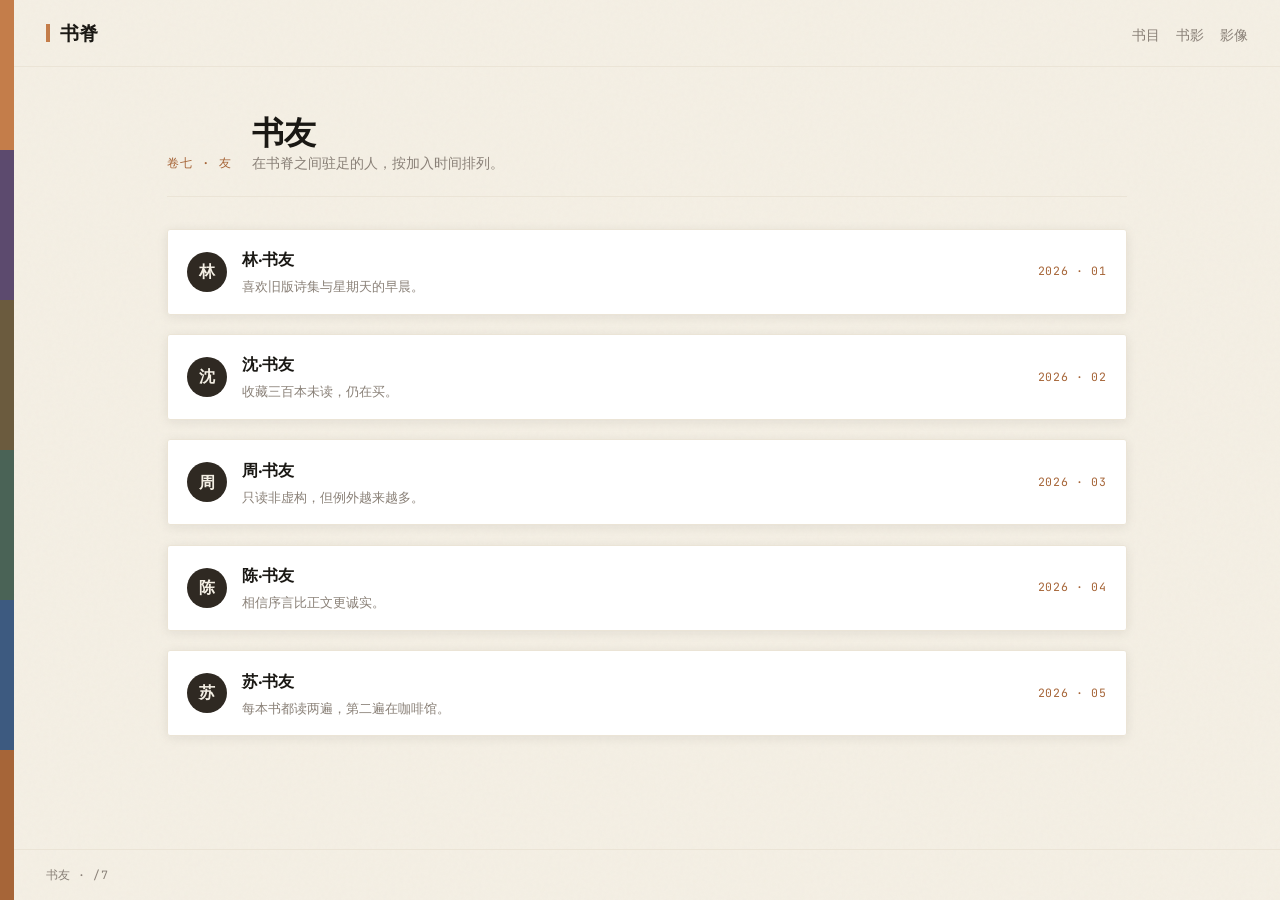
<file: client/fans.html>
<!DOCTYPE html>
<html lang="zh-CN">
<head>
  <meta charset="UTF-8">
  <meta name="viewport" content="width=device-width, initial-scale=1.0">
  <title>书脊 · 书友</title>
  <link rel="icon" href="favicon.svg" type="image/svg+xml">
  <link rel="preconnect" href="https://fonts.googleapis.com">
  <link rel="preconnect" href="https://fonts.gstatic.com" crossorigin>
  <link href="https://fonts.googleapis.com/css2?family=Fraunces:ital,opsz,wght@0,9..144,500;0,9..144,700;1,9..144,500&family=Literata:ital,opsz,wght@0,7..72,400;0,7..72,600;1,7..72,400&family=JetBrains+Mono:wght@400;500&display=swap" rel="stylesheet">
  <link rel="stylesheet" href="css/pages.css">
</head>
<body>
  <div class="grain" aria-hidden="true"></div>

  <div class="page">
    <div class="spine-stack" aria-hidden="true">
      <i></i><i></i><i></i><i></i><i></i><i></i>
    </div>

    <div class="page-body">
      <header class="page-header">
        <a class="brand" href="judge.html">
          <span class="brand-mark" aria-hidden="true"></span>
          <span>
            <span class="brand-name">书脊</span>
          </span>
        </a>
        <nav class="nav-links">
          <a href="index.html">书目</a>
          <a href="picture.html">书影</a>
          <a href="video.html">影像</a>
        </nav>
      </header>

      <main class="page-main">
        <section class="showcase-head">
          <span class="showcase-num">卷七 · 友</span>
          <div>
            <h1 class="showcase-title">书友</h1>
            <p class="showcase-lede">在书脊之间驻足的人，按加入时间排列。</p>
          </div>
        </section>

        <section class="grid" style="grid-template-columns:1fr;">
          <article class="member">
            <div class="member-avatar">林</div>
            <div>
              <h2 class="member-name">林·书友</h2>
              <p class="member-note">喜欢旧版诗集与星期天的早晨。</p>
            </div>
            <span class="member-since">2026 · 01</span>
          </article>
          <article class="member">
            <div class="member-avatar">沈</div>
            <div>
              <h2 class="member-name">沈·书友</h2>
              <p class="member-note">收藏三百本未读，仍在买。</p>
            </div>
            <span class="member-since">2026 · 02</span>
          </article>
          <article class="member">
            <div class="member-avatar">周</div>
            <div>
              <h2 class="member-name">周·书友</h2>
              <p class="member-note">只读非虚构，但例外越来越多。</p>
            </div>
            <span class="member-since">2026 · 03</span>
          </article>
          <article class="member">
            <div class="member-avatar">陈</div>
            <div>
              <h2 class="member-name">陈·书友</h2>
              <p class="member-note">相信序言比正文更诚实。</p>
            </div>
            <span class="member-since">2026 · 04</span>
          </article>
          <article class="member">
            <div class="member-avatar">苏</div>
            <div>
              <h2 class="member-name">苏·书友</h2>
              <p class="member-note">每本书都读两遍，第二遍在咖啡馆。</p>
            </div>
            <span class="member-since">2026 · 05</span>
          </article>
        </section>
      </main>

      <footer class="page-footer">书友 · /7</footer>
    </div>
  </div>
</body>
</html>
</file>
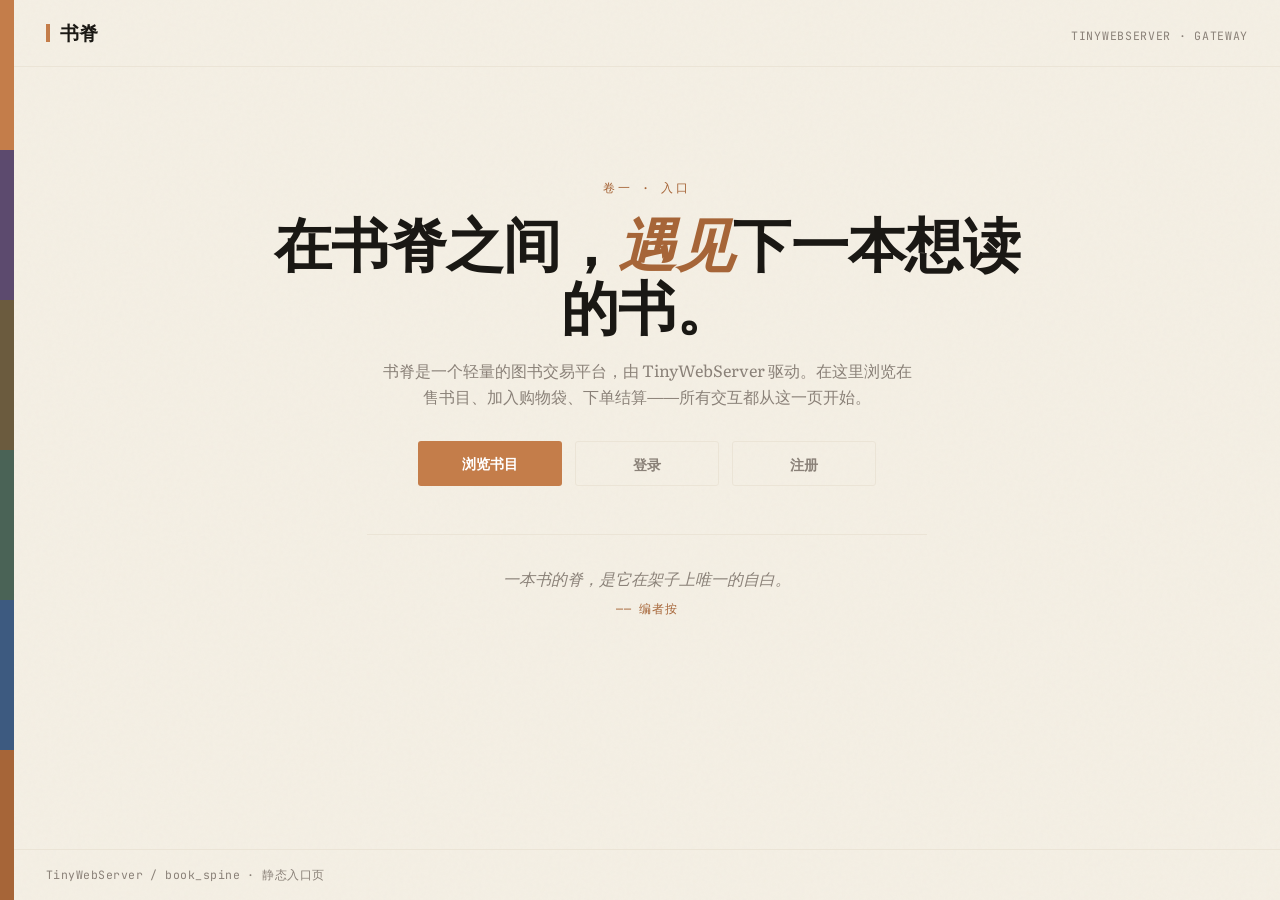
<file: client/judge.html>
<!DOCTYPE html>
<html lang="zh-CN">
<head>
  <meta charset="UTF-8">
  <meta name="viewport" content="width=device-width, initial-scale=1.0">
  <title>书脊 · 入口</title>
  <link rel="icon" href="favicon.svg" type="image/svg+xml">
  <link rel="preconnect" href="https://fonts.googleapis.com">
  <link rel="preconnect" href="https://fonts.gstatic.com" crossorigin>
  <link href="https://fonts.googleapis.com/css2?family=Fraunces:ital,opsz,wght@0,9..144,500;0,9..144,700;1,9..144,500&family=Literata:ital,opsz,wght@0,7..72,400;0,7..72,600;1,7..72,400&family=JetBrains+Mono:wght@400;500&display=swap" rel="stylesheet">
  <link rel="stylesheet" href="css/pages.css">
</head>
<body>
  <div class="grain" aria-hidden="true"></div>

  <div class="page">
    <div class="spine-stack" aria-hidden="true">
      <i></i><i></i><i></i><i></i><i></i><i></i>
    </div>

    <div class="page-body">
      <header class="page-header">
        <a class="brand" href="judge.html">
          <span class="brand-mark" aria-hidden="true"></span>
          <span>
            <span class="brand-name">书脊</span>
          </span>
        </a>
        <p class="brand-tag">TinyWebServer · Gateway</p>
      </header>

      <main class="page-main">
        <section class="hero">
          <p class="hero-eyebrow">卷一 · 入口</p>
          <h1 class="hero-title">在书脊之间，<em>遇见</em>下一本想读的书。</h1>
          <p class="hero-lede">书脊是一个轻量的图书交易平台，由 TinyWebServer 驱动。在这里浏览在售书目、加入购物袋、下单结算——所有交互都从这一页开始。</p>
          <div class="hero-actions">
            <a class="btn btn-primary" href="index.html">浏览书目</a>
            <a class="btn btn-ghost" href="log.html">登录</a>
            <a class="btn btn-ghost" href="register.html">注册</a>
          </div>
          <blockquote class="hero-quote">
            一本书的脊，是它在架子上唯一的自白。
            <cite>—— 编者按</cite>
          </blockquote>
        </section>
      </main>

      <footer class="page-footer">TinyWebServer / book_spine · 静态入口页</footer>
    </div>
  </div>
</body>
</html>
</file>
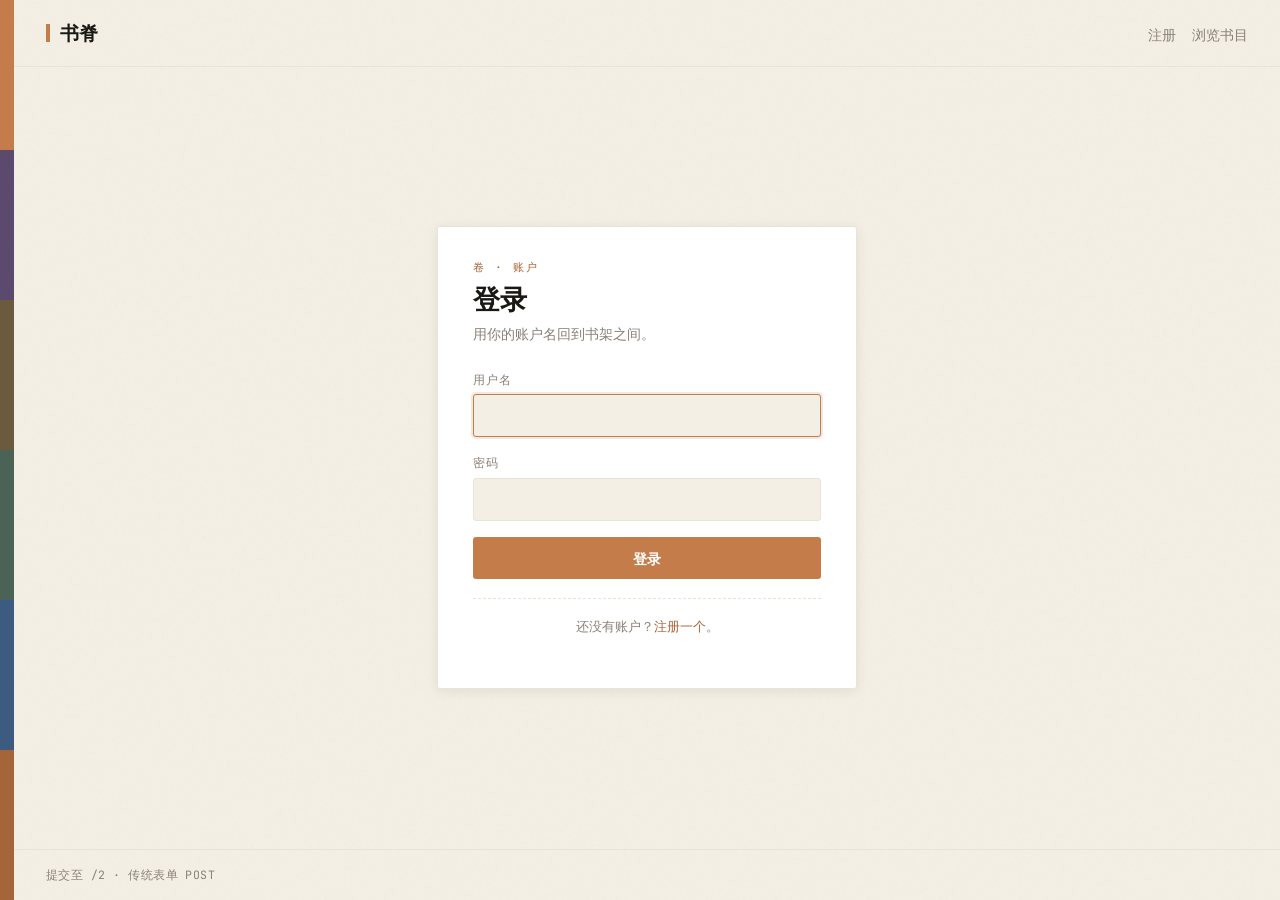
<file: client/log.html>
<!DOCTYPE html>
<html lang="zh-CN">
<head>
  <meta charset="UTF-8">
  <meta name="viewport" content="width=device-width, initial-scale=1.0">
  <title>书脊 · 登录</title>
  <link rel="icon" href="favicon.svg" type="image/svg+xml">
  <link rel="preconnect" href="https://fonts.googleapis.com">
  <link rel="preconnect" href="https://fonts.gstatic.com" crossorigin>
  <link href="https://fonts.googleapis.com/css2?family=Fraunces:ital,opsz,wght@0,9..144,500;0,9..144,700;1,9..144,500&family=Literata:ital,opsz,wght@0,7..72,400;0,7..72,600;1,7..72,400&family=JetBrains+Mono:wght@400;500&display=swap" rel="stylesheet">
  <link rel="stylesheet" href="css/pages.css">
</head>
<body>
  <div class="grain" aria-hidden="true"></div>

  <div class="page">
    <div class="spine-stack" aria-hidden="true">
      <i></i><i></i><i></i><i></i><i></i><i></i>
    </div>

    <div class="page-body">
      <header class="page-header">
        <a class="brand" href="judge.html">
          <span class="brand-mark" aria-hidden="true"></span>
          <span>
            <span class="brand-name">书脊</span>
          </span>
        </a>
        <nav class="nav-links">
          <a href="register.html">注册</a>
          <a href="index.html">浏览书目</a>
        </nav>
      </header>

      <main class="page-main card-shell">
        <section class="card">
          <p class="card-eyebrow">卷 · 账户</p>
          <h1 class="card-title">登录</h1>
          <p class="card-lede">用你的账户名回到书架之间。</p>

          <form action="/2" method="POST" autocomplete="on">
            <label class="form-field">
              <span>用户名</span>
              <input type="text" name="user" required minlength="2" maxlength="32" autocomplete="username" autofocus>
            </label>
            <label class="form-field">
              <span>密码</span>
              <input type="password" name="passwd" required minlength="4" maxlength="64" autocomplete="current-password">
            </label>
            <button type="submit" class="btn btn-primary btn-block">登录</button>
          </form>

          <p class="card-footer">还没有账户？<a href="register.html">注册一个</a>。</p>
        </section>
      </main>

      <footer class="page-footer">提交至 /2 · 传统表单 POST</footer>
    </div>
  </div>
</body>
</html>
</file>
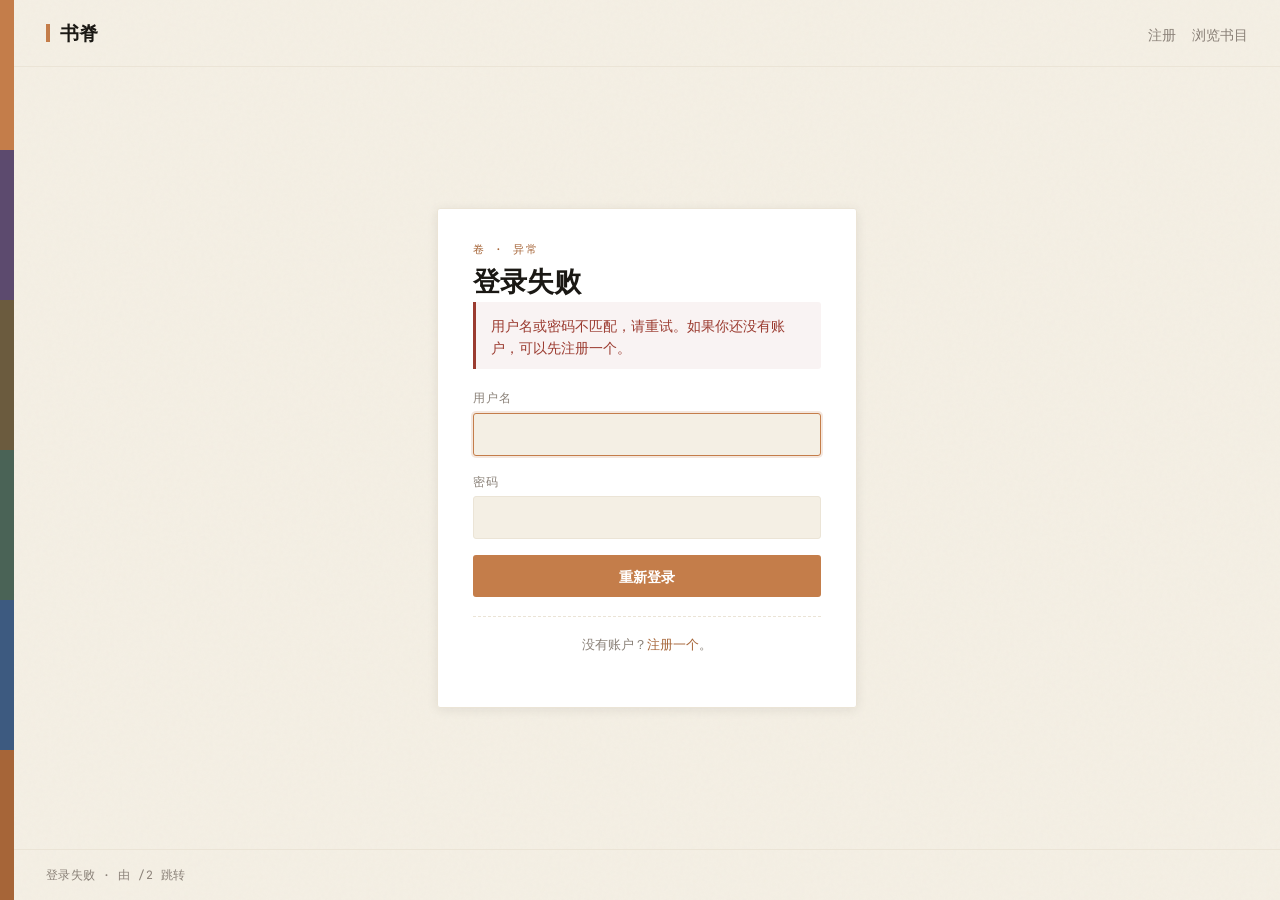
<file: client/logError.html>
<!DOCTYPE html>
<html lang="zh-CN">
<head>
  <meta charset="UTF-8">
  <meta name="viewport" content="width=device-width, initial-scale=1.0">
  <title>书脊 · 登录失败</title>
  <link rel="icon" href="favicon.svg" type="image/svg+xml">
  <link rel="preconnect" href="https://fonts.googleapis.com">
  <link rel="preconnect" href="https://fonts.gstatic.com" crossorigin>
  <link href="https://fonts.googleapis.com/css2?family=Fraunces:ital,opsz,wght@0,9..144,500;0,9..144,700;1,9..144,500&family=Literata:ital,opsz,wght@0,7..72,400;0,7..72,600;1,7..72,400&family=JetBrains+Mono:wght@400;500&display=swap" rel="stylesheet">
  <link rel="stylesheet" href="css/pages.css">
</head>
<body>
  <div class="grain" aria-hidden="true"></div>

  <div class="page">
    <div class="spine-stack" aria-hidden="true">
      <i></i><i></i><i></i><i></i><i></i><i></i>
    </div>

    <div class="page-body">
      <header class="page-header">
        <a class="brand" href="judge.html">
          <span class="brand-mark" aria-hidden="true"></span>
          <span>
            <span class="brand-name">书脊</span>
          </span>
        </a>
        <nav class="nav-links">
          <a href="register.html">注册</a>
          <a href="index.html">浏览书目</a>
        </nav>
      </header>

      <main class="page-main card-shell">
        <section class="card">
          <p class="card-eyebrow">卷 · 异常</p>
          <h1 class="card-title">登录失败</h1>
          <p class="card-alert">用户名或密码不匹配，请重试。如果你还没有账户，可以先注册一个。</p>

          <form action="/2" method="POST" autocomplete="on">
            <label class="form-field">
              <span>用户名</span>
              <input type="text" name="user" required minlength="2" maxlength="32" autocomplete="username" autofocus>
            </label>
            <label class="form-field">
              <span>密码</span>
              <input type="password" name="passwd" required minlength="4" maxlength="64" autocomplete="current-password">
            </label>
            <button type="submit" class="btn btn-primary btn-block">重新登录</button>
          </form>

          <p class="card-footer">没有账户？<a href="register.html">注册一个</a>。</p>
        </section>
      </main>

      <footer class="page-footer">登录失败 · 由 /2 跳转</footer>
    </div>
  </div>
</body>
</html>
</file>
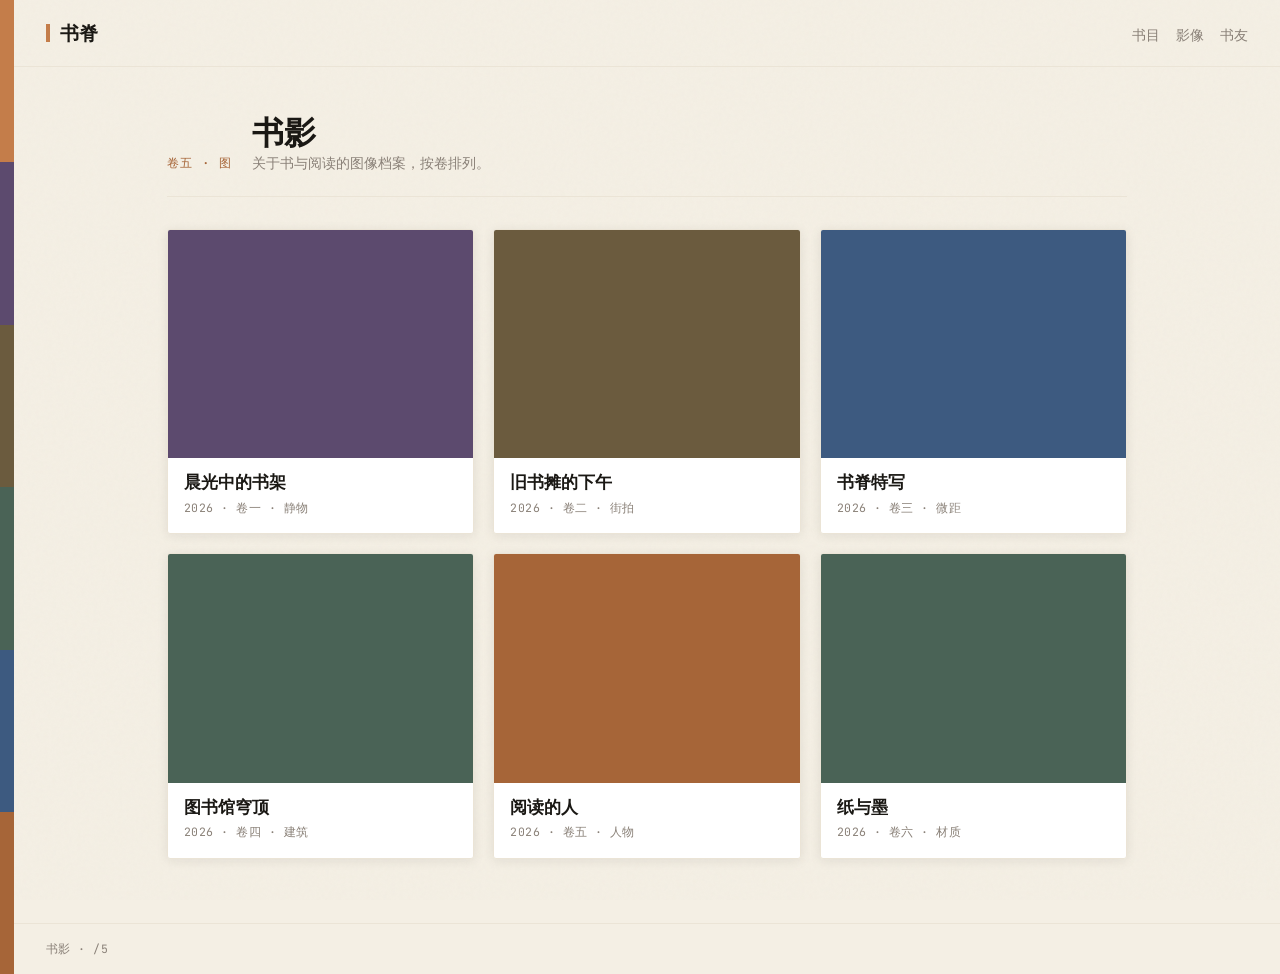
<file: client/picture.html>
<!DOCTYPE html>
<html lang="zh-CN">
<head>
  <meta charset="UTF-8">
  <meta name="viewport" content="width=device-width, initial-scale=1.0">
  <title>书脊 · 书影</title>
  <link rel="icon" href="favicon.svg" type="image/svg+xml">
  <link rel="preconnect" href="https://fonts.googleapis.com">
  <link rel="preconnect" href="https://fonts.gstatic.com" crossorigin>
  <link href="https://fonts.googleapis.com/css2?family=Fraunces:ital,opsz,wght@0,9..144,500;0,9..144,700;1,9..144,500&family=Literata:ital,opsz,wght@0,7..72,400;0,7..72,600;1,7..72,400&family=JetBrains+Mono:wght@400;500&display=swap" rel="stylesheet">
  <link rel="stylesheet" href="css/pages.css">
</head>
<body>
  <div class="grain" aria-hidden="true"></div>

  <div class="page">
    <div class="spine-stack" aria-hidden="true">
      <i></i><i></i><i></i><i></i><i></i><i></i>
    </div>

    <div class="page-body">
      <header class="page-header">
        <a class="brand" href="judge.html">
          <span class="brand-mark" aria-hidden="true"></span>
          <span>
            <span class="brand-name">书脊</span>
          </span>
        </a>
        <nav class="nav-links">
          <a href="index.html">书目</a>
          <a href="video.html">影像</a>
          <a href="fans.html">书友</a>
        </nav>
      </header>

      <main class="page-main">
        <section class="showcase-head">
          <span class="showcase-num">卷五 · 图</span>
          <div>
            <h1 class="showcase-title">书影</h1>
            <p class="showcase-lede">关于书与阅读的图像档案，按卷排列。</p>
          </div>
        </section>

        <section class="grid">
          <article class="tile">
            <div class="tile-media" style="background:var(--spine-1);"></div>
            <div class="tile-body">
              <h2 class="tile-title">晨光中的书架</h2>
              <p class="tile-meta">2026 · 卷一 · 静物</p>
            </div>
          </article>
          <article class="tile">
            <div class="tile-media" style="background:var(--spine-3);"></div>
            <div class="tile-body">
              <h2 class="tile-title">旧书摊的下午</h2>
              <p class="tile-meta">2026 · 卷二 · 街拍</p>
            </div>
          </article>
          <article class="tile">
            <div class="tile-media" style="background:var(--spine-2);"></div>
            <div class="tile-body">
              <h2 class="tile-title">书脊特写</h2>
              <p class="tile-meta">2026 · 卷三 · 微距</p>
            </div>
          </article>
          <article class="tile">
            <div class="tile-media" style="background:var(--spine-4);"></div>
            <div class="tile-body">
              <h2 class="tile-title">图书馆穹顶</h2>
              <p class="tile-meta">2026 · 卷四 · 建筑</p>
            </div>
          </article>
          <article class="tile">
            <div class="tile-media" style="background:var(--copper-dim);"></div>
            <div class="tile-body">
              <h2 class="tile-title">阅读的人</h2>
              <p class="tile-meta">2026 · 卷五 · 人物</p>
            </div>
          </article>
          <article class="tile">
            <div class="tile-media" style="background:var(--moss);"></div>
            <div class="tile-body">
              <h2 class="tile-title">纸与墨</h2>
              <p class="tile-meta">2026 · 卷六 · 材质</p>
            </div>
          </article>
        </section>
      </main>

      <footer class="page-footer">书影 · /5</footer>
    </div>
  </div>
</body>
</html>
</file>
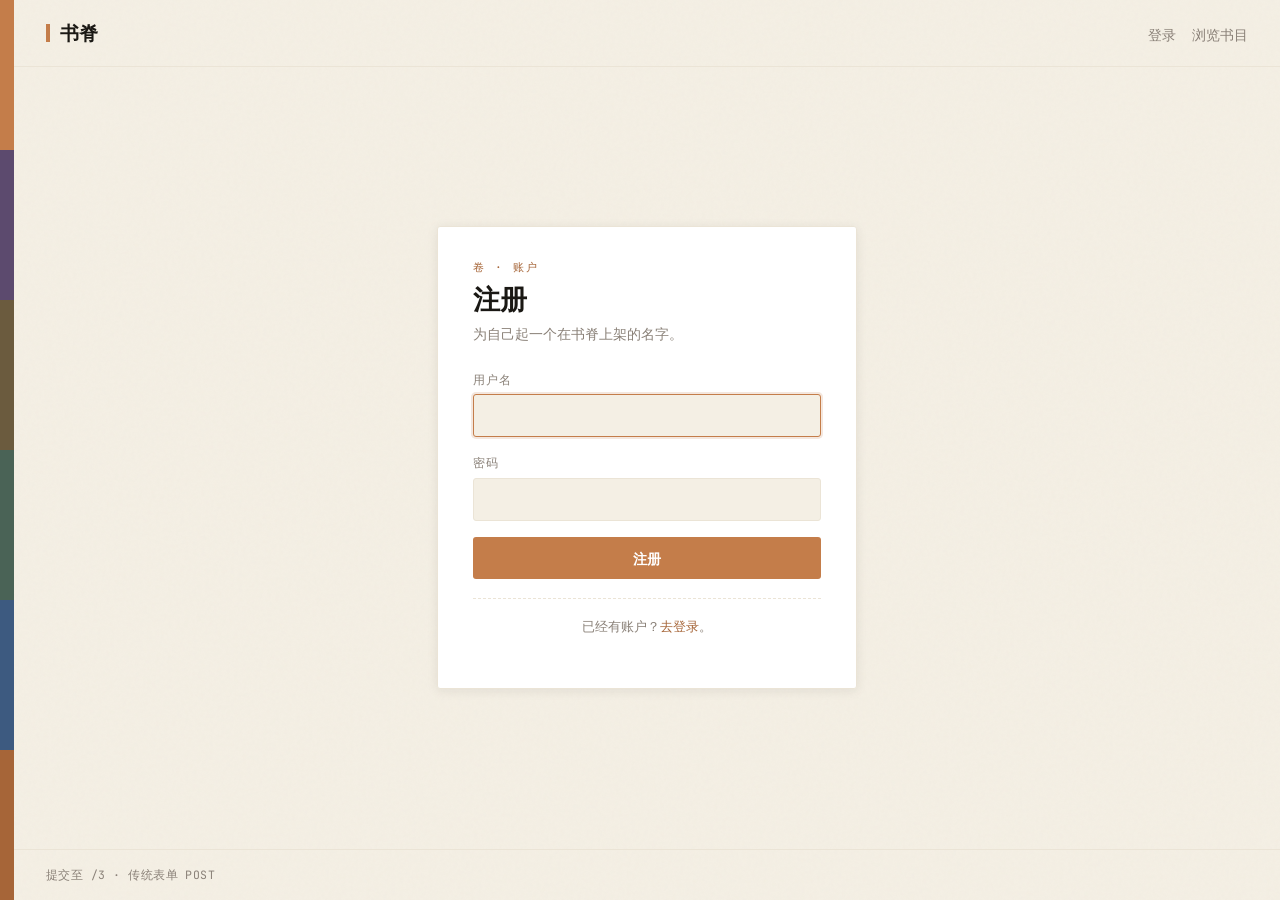
<file: client/register.html>
<!DOCTYPE html>
<html lang="zh-CN">
<head>
  <meta charset="UTF-8">
  <meta name="viewport" content="width=device-width, initial-scale=1.0">
  <title>书脊 · 注册</title>
  <link rel="icon" href="favicon.svg" type="image/svg+xml">
  <link rel="preconnect" href="https://fonts.googleapis.com">
  <link rel="preconnect" href="https://fonts.gstatic.com" crossorigin>
  <link href="https://fonts.googleapis.com/css2?family=Fraunces:ital,opsz,wght@0,9..144,500;0,9..144,700;1,9..144,500&family=Literata:ital,opsz,wght@0,7..72,400;0,7..72,600;1,7..72,400&family=JetBrains+Mono:wght@400;500&display=swap" rel="stylesheet">
  <link rel="stylesheet" href="css/pages.css">
</head>
<body>
  <div class="grain" aria-hidden="true"></div>

  <div class="page">
    <div class="spine-stack" aria-hidden="true">
      <i></i><i></i><i></i><i></i><i></i><i></i>
    </div>

    <div class="page-body">
      <header class="page-header">
        <a class="brand" href="judge.html">
          <span class="brand-mark" aria-hidden="true"></span>
          <span>
            <span class="brand-name">书脊</span>
          </span>
        </a>
        <nav class="nav-links">
          <a href="log.html">登录</a>
          <a href="index.html">浏览书目</a>
        </nav>
      </header>

      <main class="page-main card-shell">
        <section class="card">
          <p class="card-eyebrow">卷 · 账户</p>
          <h1 class="card-title">注册</h1>
          <p class="card-lede">为自己起一个在书脊上架的名字。</p>

          <form action="/3" method="POST" autocomplete="on">
            <label class="form-field">
              <span>用户名</span>
              <input type="text" name="user" required minlength="2" maxlength="32" autocomplete="username" autofocus>
            </label>
            <label class="form-field">
              <span>密码</span>
              <input type="password" name="passwd" required minlength="4" maxlength="64" autocomplete="new-password">
            </label>
            <button type="submit" class="btn btn-primary btn-block">注册</button>
          </form>

          <p class="card-footer">已经有账户？<a href="log.html">去登录</a>。</p>
        </section>
      </main>

      <footer class="page-footer">提交至 /3 · 传统表单 POST</footer>
    </div>
  </div>
</body>
</html>
</file>
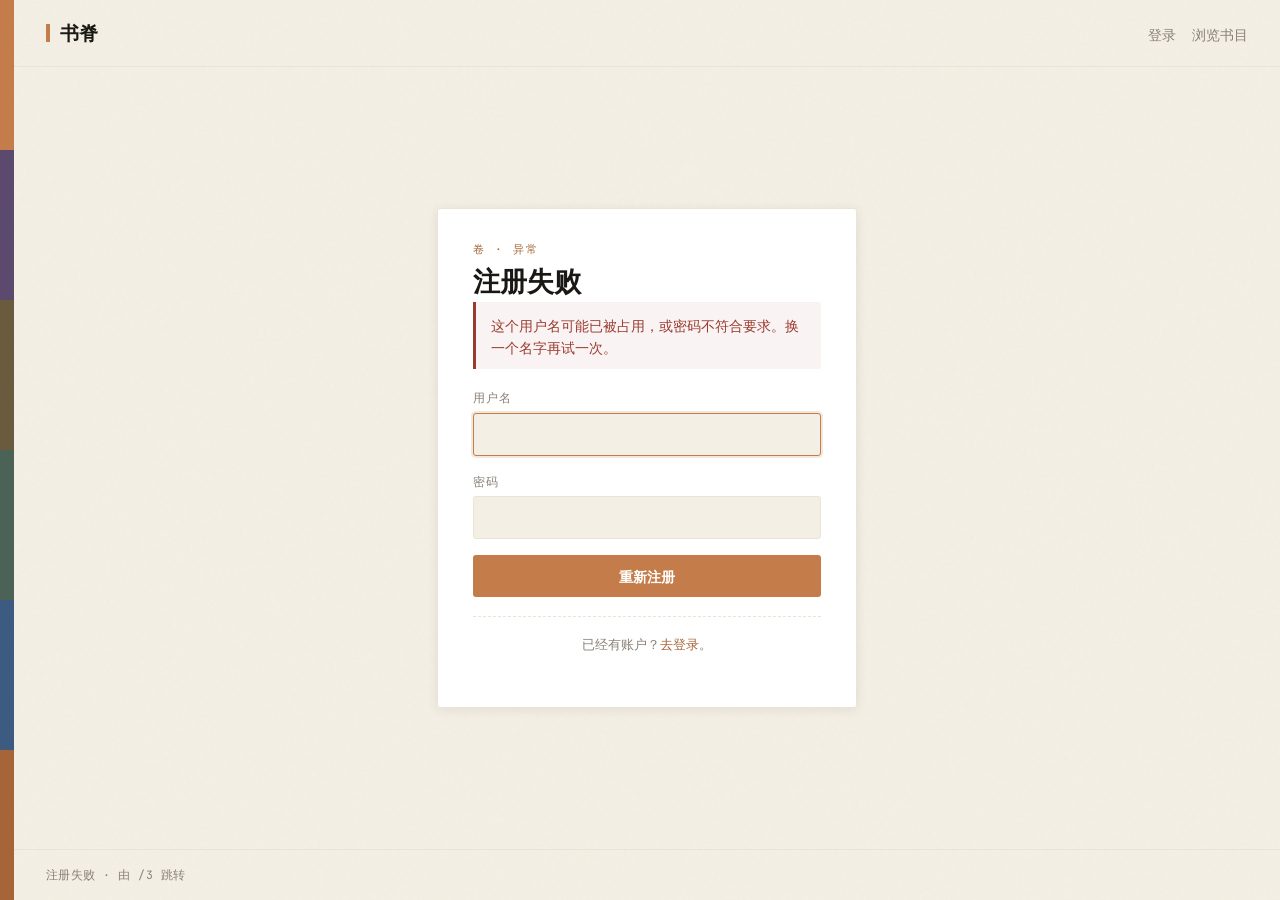
<file: client/registerError.html>
<!DOCTYPE html>
<html lang="zh-CN">
<head>
  <meta charset="UTF-8">
  <meta name="viewport" content="width=device-width, initial-scale=1.0">
  <title>书脊 · 注册失败</title>
  <link rel="icon" href="favicon.svg" type="image/svg+xml">
  <link rel="preconnect" href="https://fonts.googleapis.com">
  <link rel="preconnect" href="https://fonts.gstatic.com" crossorigin>
  <link href="https://fonts.googleapis.com/css2?family=Fraunces:ital,opsz,wght@0,9..144,500;0,9..144,700;1,9..144,500&family=Literata:ital,opsz,wght@0,7..72,400;0,7..72,600;1,7..72,400&family=JetBrains+Mono:wght@400;500&display=swap" rel="stylesheet">
  <link rel="stylesheet" href="css/pages.css">
</head>
<body>
  <div class="grain" aria-hidden="true"></div>

  <div class="page">
    <div class="spine-stack" aria-hidden="true">
      <i></i><i></i><i></i><i></i><i></i><i></i>
    </div>

    <div class="page-body">
      <header class="page-header">
        <a class="brand" href="judge.html">
          <span class="brand-mark" aria-hidden="true"></span>
          <span>
            <span class="brand-name">书脊</span>
          </span>
        </a>
        <nav class="nav-links">
          <a href="log.html">登录</a>
          <a href="index.html">浏览书目</a>
        </nav>
      </header>

      <main class="page-main card-shell">
        <section class="card">
          <p class="card-eyebrow">卷 · 异常</p>
          <h1 class="card-title">注册失败</h1>
          <p class="card-alert">这个用户名可能已被占用，或密码不符合要求。换一个名字再试一次。</p>

          <form action="/3" method="POST" autocomplete="on">
            <label class="form-field">
              <span>用户名</span>
              <input type="text" name="user" required minlength="2" maxlength="32" autocomplete="username" autofocus>
            </label>
            <label class="form-field">
              <span>密码</span>
              <input type="password" name="passwd" required minlength="4" maxlength="64" autocomplete="new-password">
            </label>
            <button type="submit" class="btn btn-primary btn-block">重新注册</button>
          </form>

          <p class="card-footer">已经有账户？<a href="log.html">去登录</a>。</p>
        </section>
      </main>

      <footer class="page-footer">注册失败 · 由 /3 跳转</footer>
    </div>
  </div>
</body>
</html>
</file>
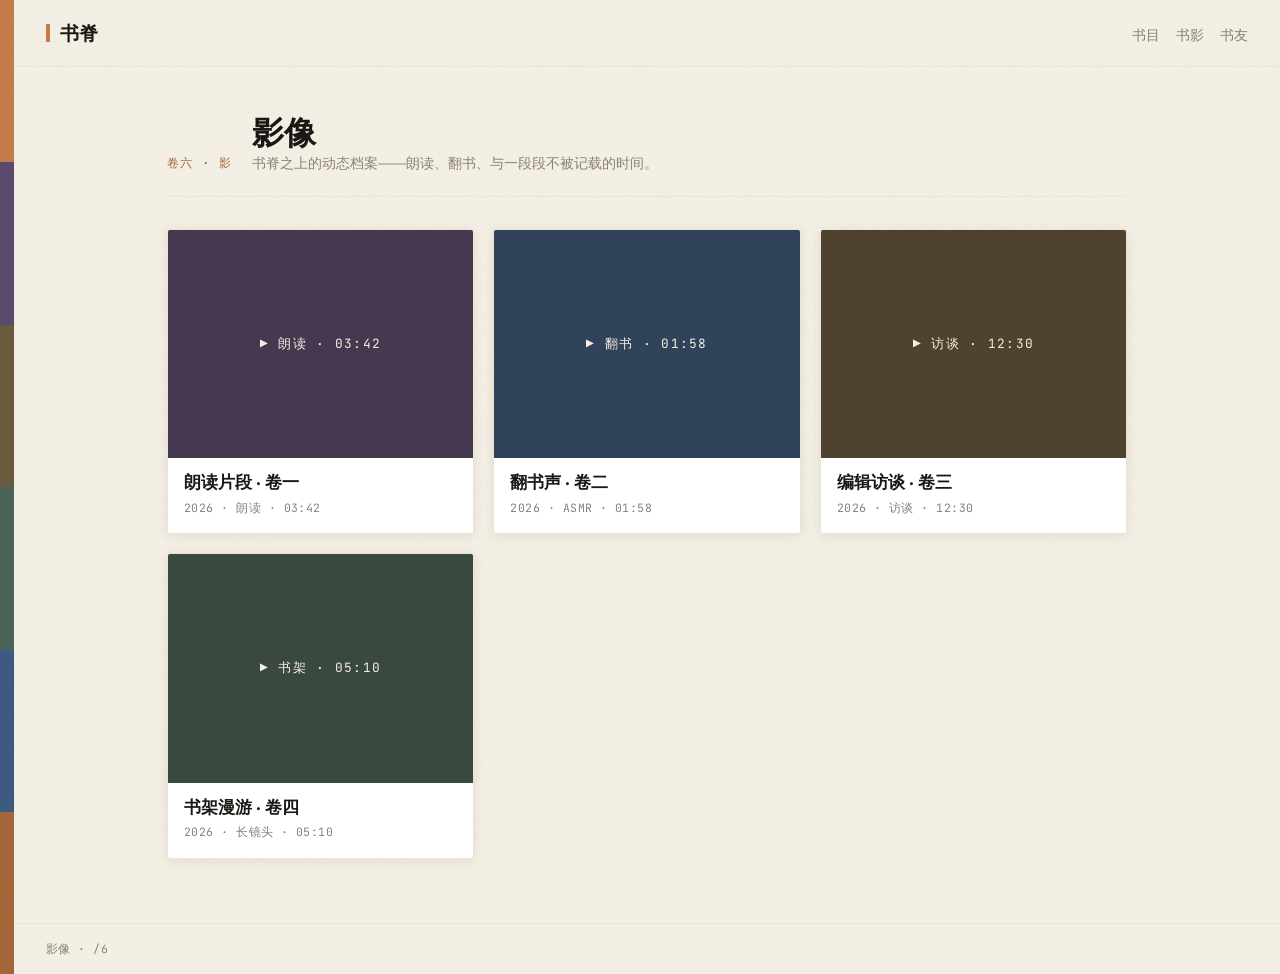
<file: client/video.html>
<!DOCTYPE html>
<html lang="zh-CN">
<head>
  <meta charset="UTF-8">
  <meta name="viewport" content="width=device-width, initial-scale=1.0">
  <title>书脊 · 影像</title>
  <link rel="icon" href="favicon.svg" type="image/svg+xml">
  <link rel="preconnect" href="https://fonts.googleapis.com">
  <link rel="preconnect" href="https://fonts.gstatic.com" crossorigin>
  <link href="https://fonts.googleapis.com/css2?family=Fraunces:ital,opsz,wght@0,9..144,500;0,9..144,700;1,9..144,500&family=Literata:ital,opsz,wght@0,7..72,400;0,7..72,600;1,7..72,400&family=JetBrains+Mono:wght@400;500&display=swap" rel="stylesheet">
  <link rel="stylesheet" href="css/pages.css">
</head>
<body>
  <div class="grain" aria-hidden="true"></div>

  <div class="page">
    <div class="spine-stack" aria-hidden="true">
      <i></i><i></i><i></i><i></i><i></i><i></i>
    </div>

    <div class="page-body">
      <header class="page-header">
        <a class="brand" href="judge.html">
          <span class="brand-mark" aria-hidden="true"></span>
          <span>
            <span class="brand-name">书脊</span>
          </span>
        </a>
        <nav class="nav-links">
          <a href="index.html">书目</a>
          <a href="picture.html">书影</a>
          <a href="fans.html">书友</a>
        </nav>
      </header>

      <main class="page-main">
        <section class="showcase-head">
          <span class="showcase-num">卷六 · 影</span>
          <div>
            <h1 class="showcase-title">影像</h1>
            <p class="showcase-lede">书脊之上的动态档案——朗读、翻书、与一段段不被记载的时间。</p>
          </div>
        </section>

        <section class="grid">
          <article class="tile">
            <div class="tile-media" style="background:var(--spine-1);">
              <div class="play">▶ 朗读 · 03:42</div>
            </div>
            <div class="tile-body">
              <h2 class="tile-title">朗读片段 · 卷一</h2>
              <p class="tile-meta">2026 · 朗读 · 03:42</p>
            </div>
          </article>
          <article class="tile">
            <div class="tile-media" style="background:var(--spine-2);">
              <div class="play">▶ 翻书 · 01:58</div>
            </div>
            <div class="tile-body">
              <h2 class="tile-title">翻书声 · 卷二</h2>
              <p class="tile-meta">2026 · ASMR · 01:58</p>
            </div>
          </article>
          <article class="tile">
            <div class="tile-media" style="background:var(--spine-3);">
              <div class="play">▶ 访谈 · 12:30</div>
            </div>
            <div class="tile-body">
              <h2 class="tile-title">编辑访谈 · 卷三</h2>
              <p class="tile-meta">2026 · 访谈 · 12:30</p>
            </div>
          </article>
          <article class="tile">
            <div class="tile-media" style="background:var(--spine-4);">
              <div class="play">▶ 书架 · 05:10</div>
            </div>
            <div class="tile-body">
              <h2 class="tile-title">书架漫游 · 卷四</h2>
              <p class="tile-meta">2026 · 长镜头 · 05:10</p>
            </div>
          </article>
        </section>
      </main>

      <footer class="page-footer">影像 · /6</footer>
    </div>
  </div>
</body>
</html>
</file>
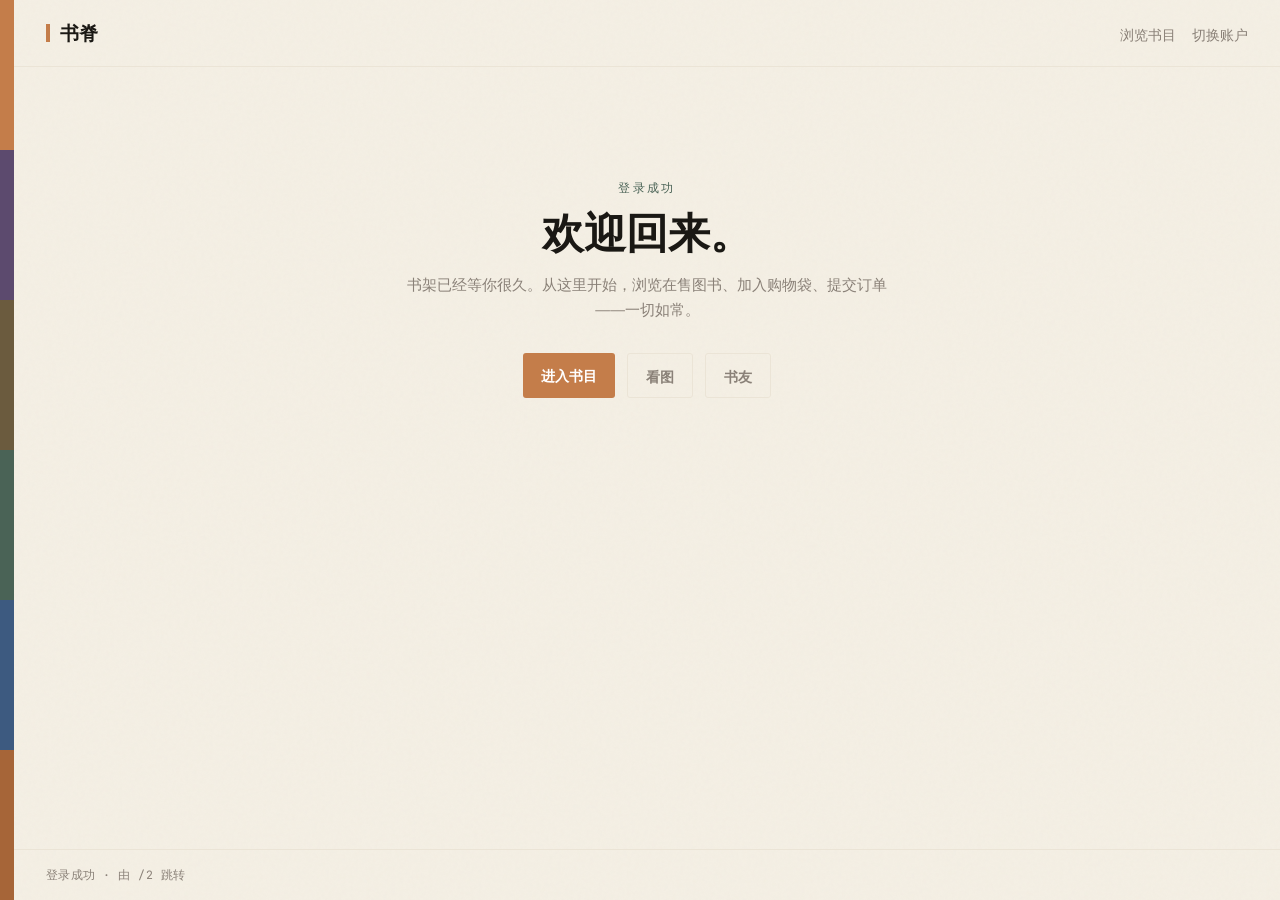
<file: client/welcome.html>
<!DOCTYPE html>
<html lang="zh-CN">
<head>
  <meta charset="UTF-8">
  <meta name="viewport" content="width=device-width, initial-scale=1.0">
  <title>书脊 · 欢迎回来</title>
  <link rel="icon" href="favicon.svg" type="image/svg+xml">
  <link rel="preconnect" href="https://fonts.googleapis.com">
  <link rel="preconnect" href="https://fonts.gstatic.com" crossorigin>
  <link href="https://fonts.googleapis.com/css2?family=Fraunces:ital,opsz,wght@0,9..144,500;0,9..144,700;1,9..144,500&family=Literata:ital,opsz,wght@0,7..72,400;0,7..72,600;1,7..72,400&family=JetBrains+Mono:wght@400;500&display=swap" rel="stylesheet">
  <link rel="stylesheet" href="css/pages.css">
</head>
<body>
  <div class="grain" aria-hidden="true"></div>

  <div class="page">
    <div class="spine-stack" aria-hidden="true">
      <i></i><i></i><i></i><i></i><i></i><i></i>
    </div>

    <div class="page-body">
      <header class="page-header">
        <a class="brand" href="judge.html">
          <span class="brand-mark" aria-hidden="true"></span>
          <span>
            <span class="brand-name">书脊</span>
          </span>
        </a>
        <nav class="nav-links">
          <a href="index.html">浏览书目</a>
          <a href="log.html">切换账户</a>
        </nav>
      </header>

      <main class="page-main">
        <section class="welcome">
          <p class="welcome-eyebrow">登录成功</p>
          <h1 class="welcome-title">欢迎回来。</h1>
          <p class="welcome-text">书架已经等你很久。从这里开始，浏览在售图书、加入购物袋、提交订单——一切如常。</p>
          <div class="welcome-actions">
            <a class="btn btn-primary" href="index.html">进入书目</a>
            <a class="btn btn-ghost" href="picture.html">看图</a>
            <a class="btn btn-ghost" href="fans.html">书友</a>
          </div>
        </section>
      </main>

      <footer class="page-footer">登录成功 · 由 /2 跳转</footer>
    </div>
  </div>
</body>
</html>
</file>
<file: client/css/pages.css>
:root {
  --ink: #1a1814;
  --paper: #f4efe4;
  --paper-deep: #ebe4d6;
  --shelf: #2f2922;
  --copper: #c47d4a;
  --copper-dim: #a66538;
  --moss: #4a6356;
  --faded: #8a8178;
  --danger: #9b3b30;
  --spine-1: #5c4a6e;
  --spine-2: #3d5a80;
  --spine-3: #6b5b3e;
  --spine-4: #4a6356;
  --radius: 3px;
  --font-display: 'Fraunces', Georgia, serif;
  --font-body: 'Literata', Georgia, serif;
  --font-mono: 'JetBrains Mono', monospace;
  --shadow: 0 2px 12px rgba(26, 24, 20, 0.08);
  --transition: 0.22s ease;
}

*,
*::before,
*::after {
  box-sizing: border-box;
}

html {
  font-size: 16px;
  -webkit-font-smoothing: antialiased;
}

body {
  margin: 0;
  min-height: 100vh;
  font-family: var(--font-body);
  font-size: 0.95rem;
  line-height: 1.6;
  color: var(--ink);
  background: var(--paper);
}

.grain {
  position: fixed;
  inset: 0;
  pointer-events: none;
  z-index: 0;
  opacity: 0.35;
  background-image: url("data:image/svg+xml,%3Csvg viewBox='0 0 256 256' xmlns='http://www.w3.org/2000/svg'%3E%3Cfilter id='n'%3E%3CfeTurbulence type='fractalNoise' baseFrequency='0.85' numOctaves='4' stitchTiles='stitch'/%3E%3C/filter%3E%3Crect width='100%25' height='100%25' filter='url(%23n)' opacity='0.06'/%3E%3C/svg%3E");
}

.page {
  position: relative;
  z-index: 1;
  display: grid;
  grid-template-columns: 14px 1fr;
  min-height: 100vh;
}

.spine-stack {
  display: flex;
  flex-direction: column;
  background: var(--shelf);
}

.spine-stack i {
  display: block;
  flex: 1;
}

.spine-stack i:nth-child(1) { background: var(--copper); }
.spine-stack i:nth-child(2) { background: var(--spine-1); }
.spine-stack i:nth-child(3) { background: var(--spine-3); }
.spine-stack i:nth-child(4) { background: var(--moss); }
.spine-stack i:nth-child(5) { background: var(--spine-2); }
.spine-stack i:nth-child(6) { background: var(--copper-dim); }

.page-body {
  display: flex;
  flex-direction: column;
}

.page-header {
  display: flex;
  align-items: baseline;
  justify-content: space-between;
  gap: 1rem;
  padding: 1.1rem 2rem;
  border-bottom: 1px solid var(--paper-deep);
}

.brand {
  display: flex;
  align-items: baseline;
  gap: 0.6rem;
  text-decoration: none;
  color: var(--ink);
}

.brand-mark {
  display: inline-block;
  width: 4px;
  height: 1.1rem;
  background: var(--copper);
  transform: translateY(2px);
}

.brand-name {
  margin: 0;
  font-family: var(--font-display);
  font-size: 1.2rem;
  font-weight: 700;
  letter-spacing: 0.04em;
}

.brand-tag {
  margin: 0;
  font-family: var(--font-mono);
  font-size: 0.72rem;
  color: var(--faded);
  letter-spacing: 0.06em;
  text-transform: uppercase;
}

.nav-links {
  display: flex;
  gap: 1rem;
  font-size: 0.85rem;
}

.nav-links a {
  color: var(--faded);
  text-decoration: none;
  border-bottom: 1px solid transparent;
  transition: color var(--transition), border-color var(--transition);
}

.nav-links a:hover {
  color: var(--ink);
  border-bottom-color: var(--copper);
}

.page-main {
  flex: 1;
  padding: 3rem 2rem 4rem;
}

.page-footer {
  padding: 1rem 2rem;
  border-top: 1px solid var(--paper-deep);
  font-family: var(--font-mono);
  font-size: 0.72rem;
  color: var(--faded);
  letter-spacing: 0.04em;
}

/* —— 居中卡片（登录/注册/错误页） —— */

.card-shell {
  display: flex;
  align-items: center;
  justify-content: center;
  padding: 4rem 2rem;
}

.card {
  width: 100%;
  max-width: 420px;
  background: #fff;
  border: 1px solid var(--paper-deep);
  border-radius: var(--radius);
  box-shadow: var(--shadow);
  padding: 2rem 2.2rem 2.4rem;
}

.card-eyebrow {
  margin: 0 0 0.4rem;
  font-family: var(--font-mono);
  font-size: 0.7rem;
  color: var(--copper-dim);
  letter-spacing: 0.18em;
  text-transform: uppercase;
}

.card-title {
  margin: 0 0 0.3rem;
  font-family: var(--font-display);
  font-size: 1.7rem;
  font-weight: 600;
  line-height: 1.2;
}

.card-lede {
  margin: 0 0 1.6rem;
  font-size: 0.9rem;
  color: var(--faded);
}

.form-field {
  display: block;
  margin-bottom: 1rem;
}

.form-field span {
  display: block;
  margin-bottom: 0.35rem;
  font-size: 0.74rem;
  color: var(--faded);
  text-transform: uppercase;
  letter-spacing: 0.08em;
}

.form-field input {
  width: 100%;
  padding: 0.6rem 0.7rem;
  border: 1px solid var(--paper-deep);
  border-radius: var(--radius);
  font-family: var(--font-body);
  font-size: 0.92rem;
  background: var(--paper);
  transition: border-color var(--transition), box-shadow var(--transition);
}

.form-field input:focus {
  outline: none;
  border-color: var(--copper);
  box-shadow: 0 0 0 2px rgba(196, 125, 74, 0.18);
}

.btn {
  display: inline-block;
  padding: 0.62rem 1.1rem;
  border: none;
  border-radius: var(--radius);
  font-family: var(--font-body);
  font-size: 0.9rem;
  font-weight: 600;
  cursor: pointer;
  transition: background var(--transition), opacity var(--transition);
  text-decoration: none;
}

.btn-primary {
  background: var(--copper);
  color: #fff;
}

.btn-primary:hover {
  background: var(--copper-dim);
}

.btn-ghost {
  background: transparent;
  color: var(--faded);
  border: 1px solid var(--paper-deep);
}

.btn-ghost:hover {
  color: var(--ink);
  border-color: var(--faded);
}

.btn-block {
  width: 100%;
}

.card-footer {
  margin-top: 1.2rem;
  padding-top: 1rem;
  border-top: 1px dashed var(--paper-deep);
  font-size: 0.84rem;
  color: var(--faded);
  text-align: center;
}

.card-footer a {
  color: var(--copper-dim);
  text-decoration: none;
  border-bottom: 1px solid transparent;
}

.card-footer a:hover {
  border-bottom-color: var(--copper);
}

.card-alert {
  margin: 0 0 1.2rem;
  padding: 0.7rem 0.9rem;
  border-left: 3px solid var(--danger);
  background: rgba(155, 59, 48, 0.06);
  font-size: 0.86rem;
  color: var(--danger);
  border-radius: 0 var(--radius) var(--radius) 0;
}

.card-success {
  border-left-color: var(--moss);
  background: rgba(74, 99, 86, 0.08);
  color: var(--moss);
}

/* —— Hero（judge.html） —— */

.hero {
  max-width: 760px;
  margin: 0 auto;
  padding: 4rem 0 3rem;
  text-align: center;
}

.hero-eyebrow {
  margin: 0 0 1rem;
  font-family: var(--font-mono);
  font-size: 0.74rem;
  color: var(--copper-dim);
  letter-spacing: 0.22em;
  text-transform: uppercase;
}

.hero-title {
  margin: 0 0 1rem;
  font-family: var(--font-display);
  font-size: clamp(2.4rem, 6vw, 3.6rem);
  font-weight: 600;
  line-height: 1.1;
  letter-spacing: -0.01em;
}

.hero-title em {
  font-style: italic;
  color: var(--copper-dim);
}

.hero-lede {
  margin: 0 auto 2rem;
  max-width: 540px;
  font-size: 1.02rem;
  color: var(--faded);
}

.hero-actions {
  display: flex;
  gap: 0.8rem;
  justify-content: center;
  flex-wrap: wrap;
}

.hero-actions .btn {
  min-width: 9rem;
}

.hero-quote {
  margin: 3rem auto 0;
  max-width: 560px;
  padding-top: 2rem;
  border-top: 1px solid var(--paper-deep);
  font-family: var(--font-display);
  font-style: italic;
  font-size: 1rem;
  color: var(--faded);
  line-height: 1.6;
}

.hero-quote cite {
  display: block;
  margin-top: 0.5rem;
  font-style: normal;
  font-family: var(--font-mono);
  font-size: 0.74rem;
  letter-spacing: 0.08em;
  text-transform: uppercase;
  color: var(--copper-dim);
}

/* —— Showcase（picture/video/fans） —— */

.showcase-head {
  max-width: 960px;
  margin: 0 auto 2rem;
  display: grid;
  grid-template-columns: auto 1fr;
  gap: 1.2rem;
  align-items: end;
  border-bottom: 1px solid var(--paper-deep);
  padding-bottom: 1.4rem;
}

.showcase-num {
  font-family: var(--font-mono);
  font-size: 0.78rem;
  color: var(--copper-dim);
  letter-spacing: 0.12em;
}

.showcase-title {
  margin: 0;
  font-family: var(--font-display);
  font-size: 2rem;
  font-weight: 600;
  line-height: 1.1;
}

.showcase-lede {
  margin: 0;
  color: var(--faded);
  font-size: 0.9rem;
}

.grid {
  max-width: 960px;
  margin: 0 auto;
  display: grid;
  grid-template-columns: repeat(auto-fill, minmax(240px, 1fr));
  gap: 1.2rem;
}

.tile {
  background: #fff;
  border: 1px solid var(--paper-deep);
  border-radius: var(--radius);
  overflow: hidden;
  box-shadow: var(--shadow);
  transition: transform var(--transition), box-shadow var(--transition);
}

.tile:hover {
  transform: translateY(-2px);
  box-shadow: 0 6px 20px rgba(26, 24, 20, 0.12);
}

.tile-media {
  position: relative;
  aspect-ratio: 4 / 3;
  background: var(--paper-deep);
  overflow: hidden;
}

.tile-media img,
.tile-media video {
  width: 100%;
  height: 100%;
  object-fit: cover;
  display: block;
}

.tile-media .play {
  position: absolute;
  inset: 0;
  display: flex;
  align-items: center;
  justify-content: center;
  background: rgba(26, 24, 20, 0.35);
  color: var(--paper);
  font-family: var(--font-mono);
  font-size: 0.8rem;
  letter-spacing: 0.1em;
  text-transform: uppercase;
}

.tile-body {
  padding: 0.85rem 1rem 1rem;
}

.tile-title {
  margin: 0;
  font-family: var(--font-display);
  font-size: 1.05rem;
  font-weight: 600;
  line-height: 1.3;
}

.tile-meta {
  margin: 0.3rem 0 0;
  font-family: var(--font-mono);
  font-size: 0.72rem;
  color: var(--faded);
  letter-spacing: 0.04em;
}

/* —— fans 会员卡 —— */

.member {
  background: #fff;
  border: 1px solid var(--paper-deep);
  border-radius: var(--radius);
  padding: 1.1rem 1.2rem;
  display: grid;
  grid-template-columns: 40px 1fr auto;
  gap: 0.9rem;
  align-items: center;
  box-shadow: var(--shadow);
}

.member-avatar {
  width: 40px;
  height: 40px;
  border-radius: 50%;
  background: var(--shelf);
  color: var(--paper);
  display: flex;
  align-items: center;
  justify-content: center;
  font-family: var(--font-display);
  font-weight: 600;
  font-size: 1rem;
}

.member-name {
  margin: 0;
  font-family: var(--font-display);
  font-weight: 600;
  font-size: 1rem;
}

.member-note {
  margin: 0.15rem 0 0;
  font-size: 0.82rem;
  color: var(--faded);
}

.member-since {
  font-family: var(--font-mono);
  font-size: 0.72rem;
  color: var(--copper-dim);
  letter-spacing: 0.06em;
}

/* —— welcome —— */

.welcome {
  max-width: 640px;
  margin: 0 auto;
  text-align: center;
  padding: 4rem 0 2rem;
}

.welcome-eyebrow {
  margin: 0 0 0.8rem;
  font-family: var(--font-mono);
  font-size: 0.74rem;
  color: var(--moss);
  letter-spacing: 0.2em;
  text-transform: uppercase;
}

.welcome-title {
  margin: 0 0 1rem;
  font-family: var(--font-display);
  font-size: 2.6rem;
  font-weight: 600;
  line-height: 1.1;
}

.welcome-text {
  margin: 0 auto 2rem;
  max-width: 480px;
  color: var(--faded);
}

.welcome-actions {
  display: flex;
  gap: 0.8rem;
  justify-content: center;
  flex-wrap: wrap;
}

@media (prefers-reduced-motion: reduce) {
  .tile,
  .btn {
    transition: none;
  }
}

@media (max-width: 720px) {
  .page {
    grid-template-columns: 8px 1fr;
  }
  .page-header,
  .page-main,
  .page-footer {
    padding-left: 1.1rem;
    padding-right: 1.1rem;
  }
  .showcase-head {
    grid-template-columns: 1fr;
  }
}
</file>
